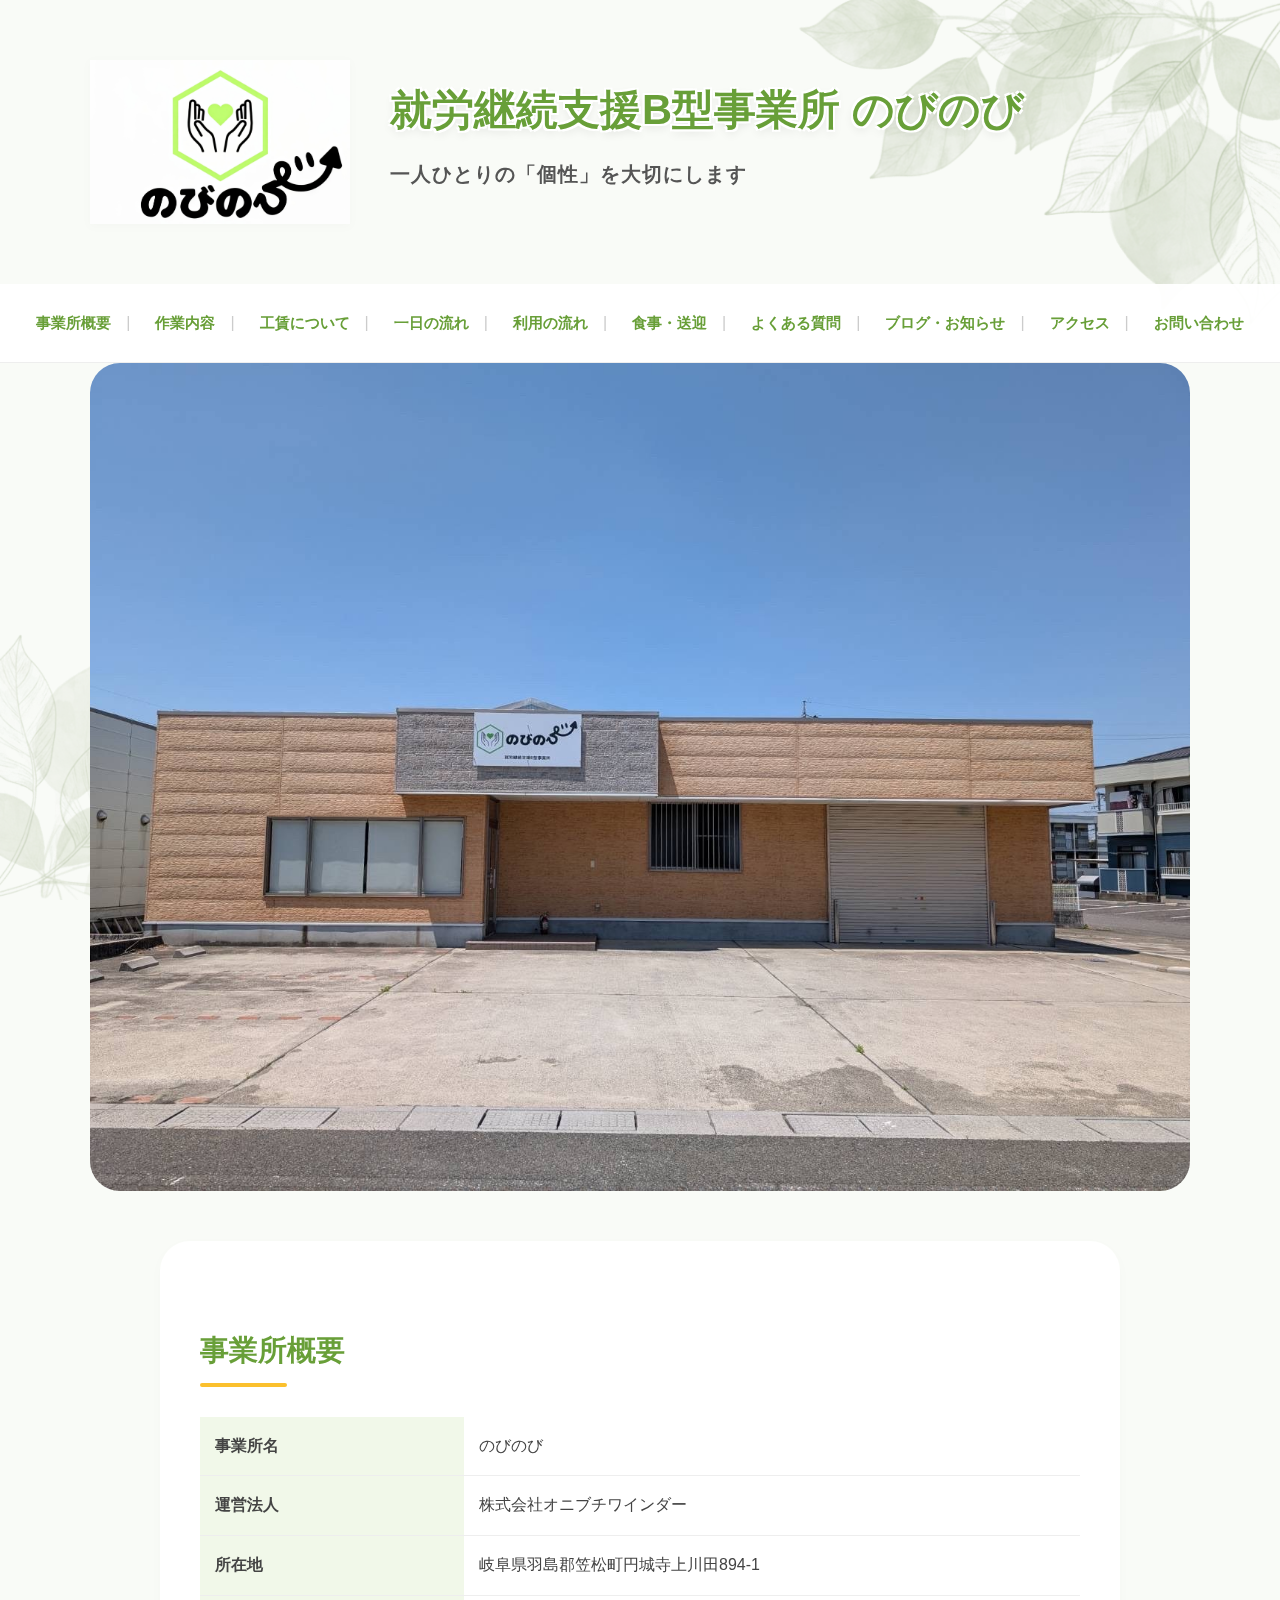
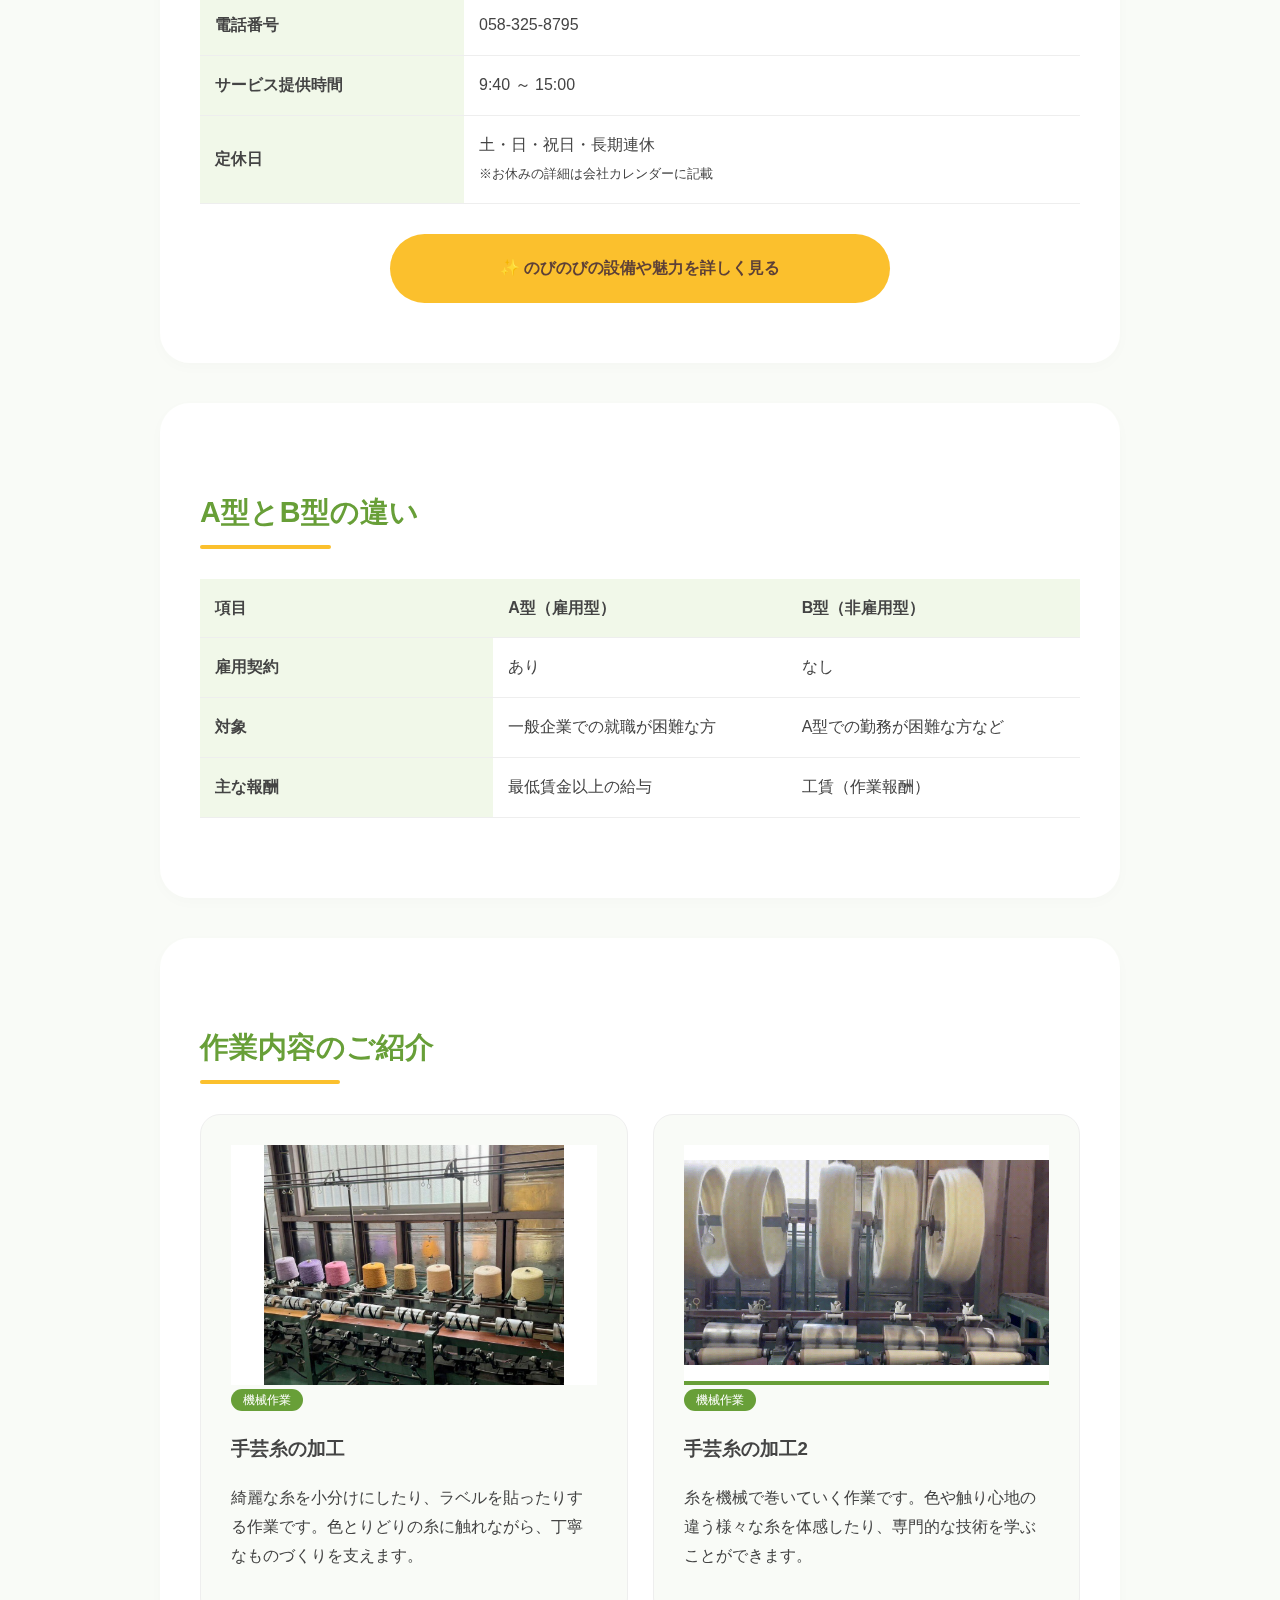
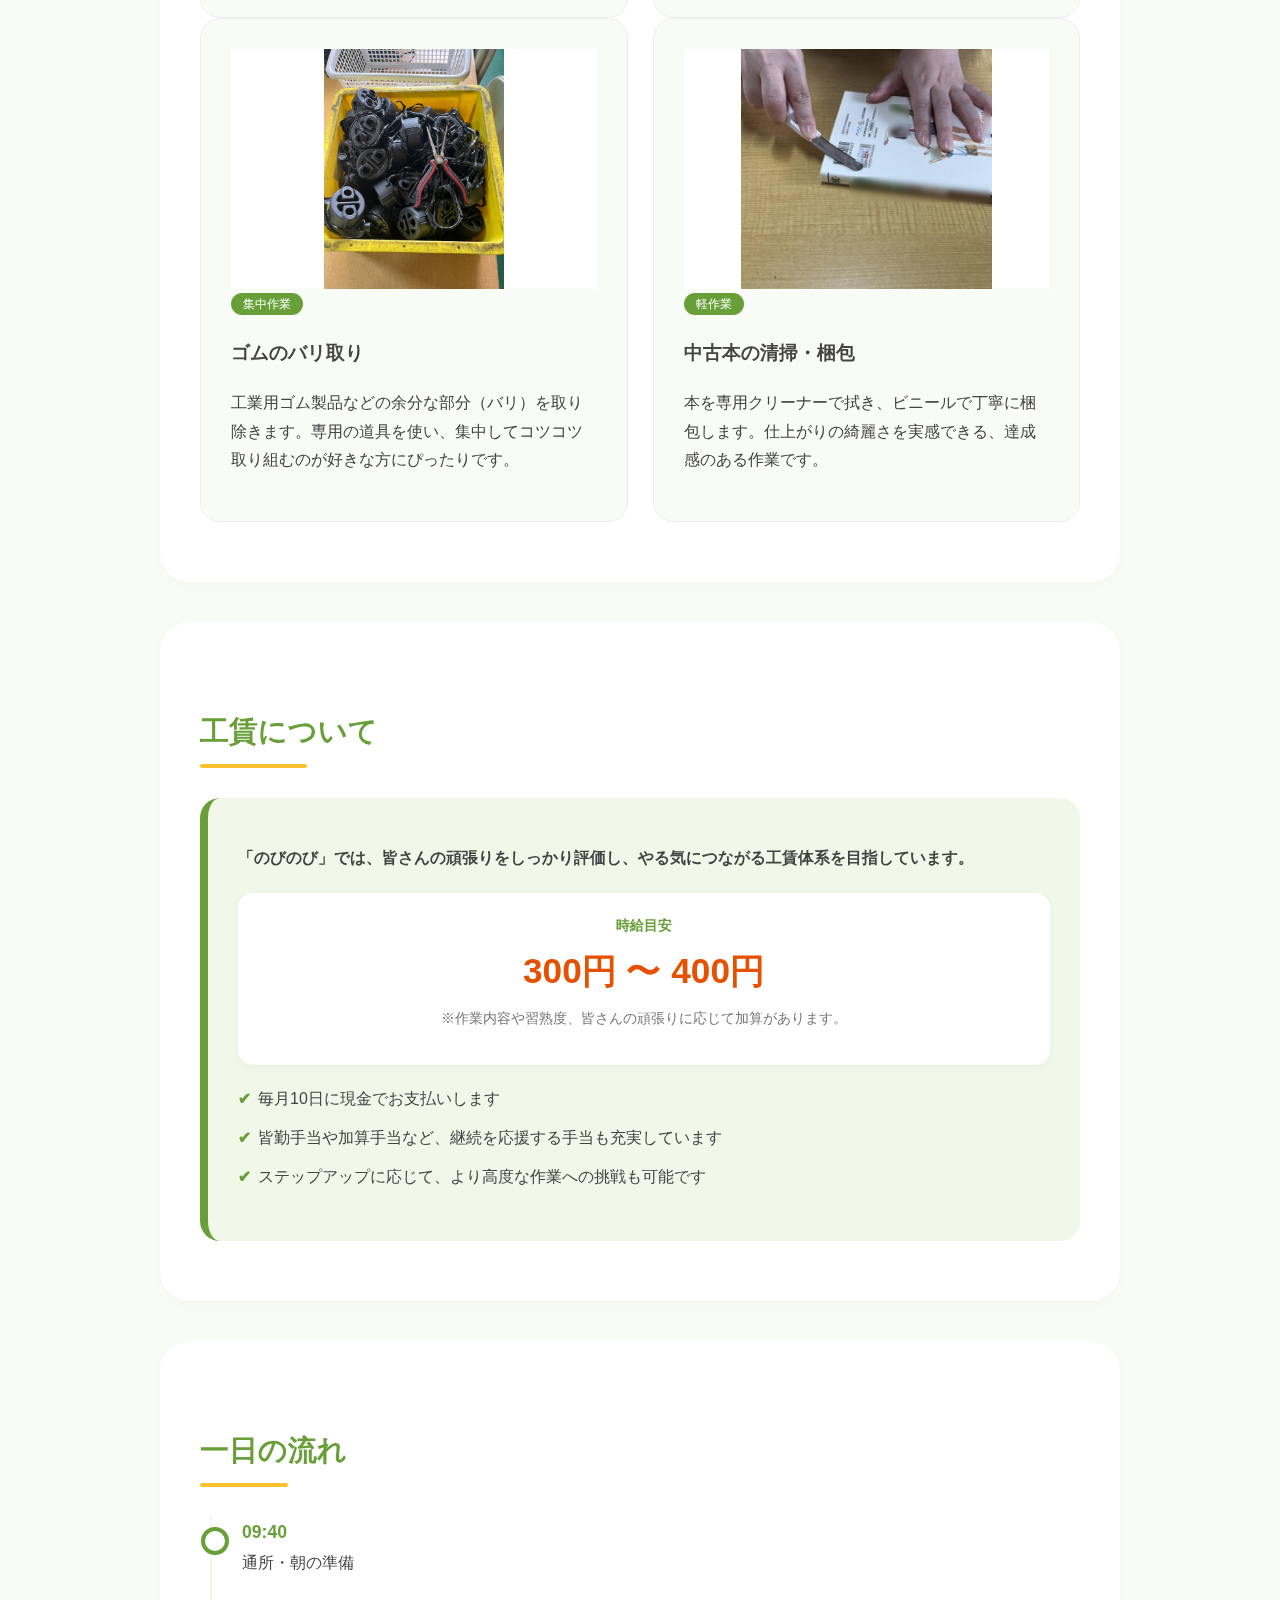
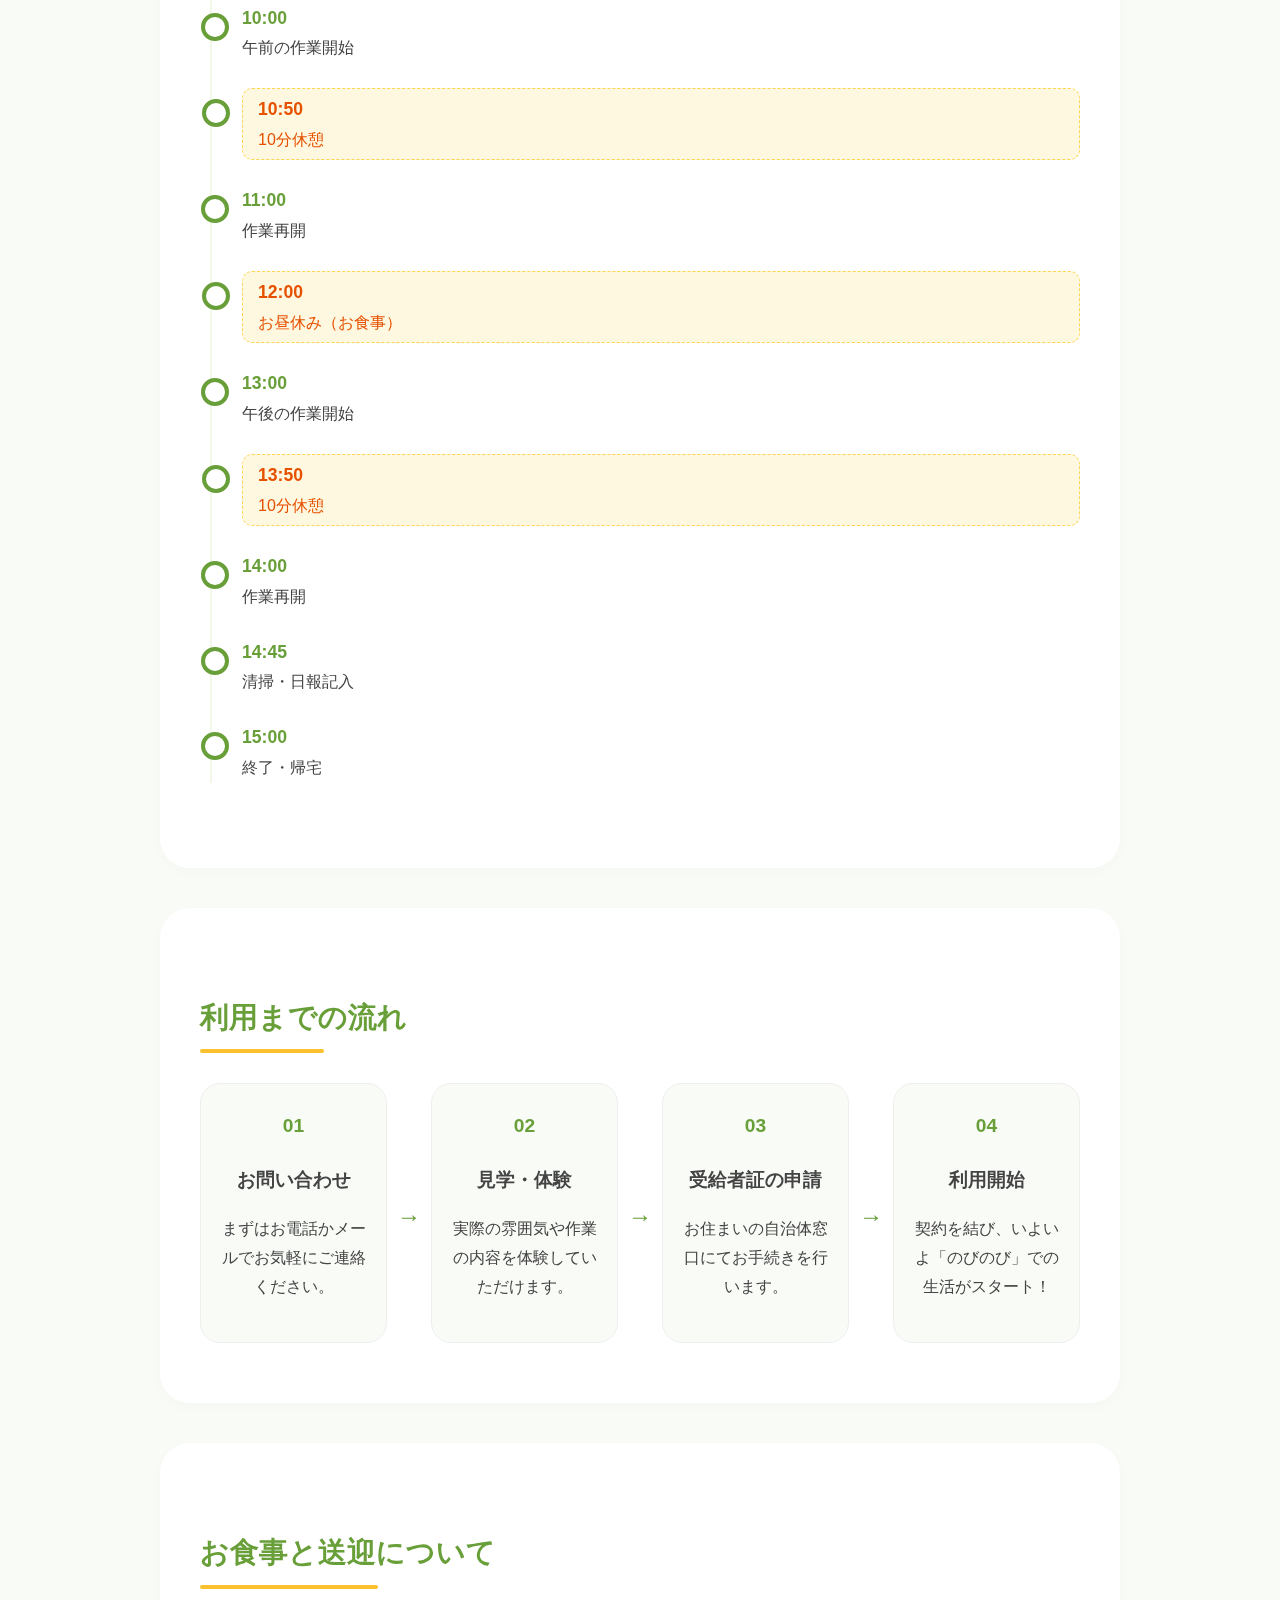
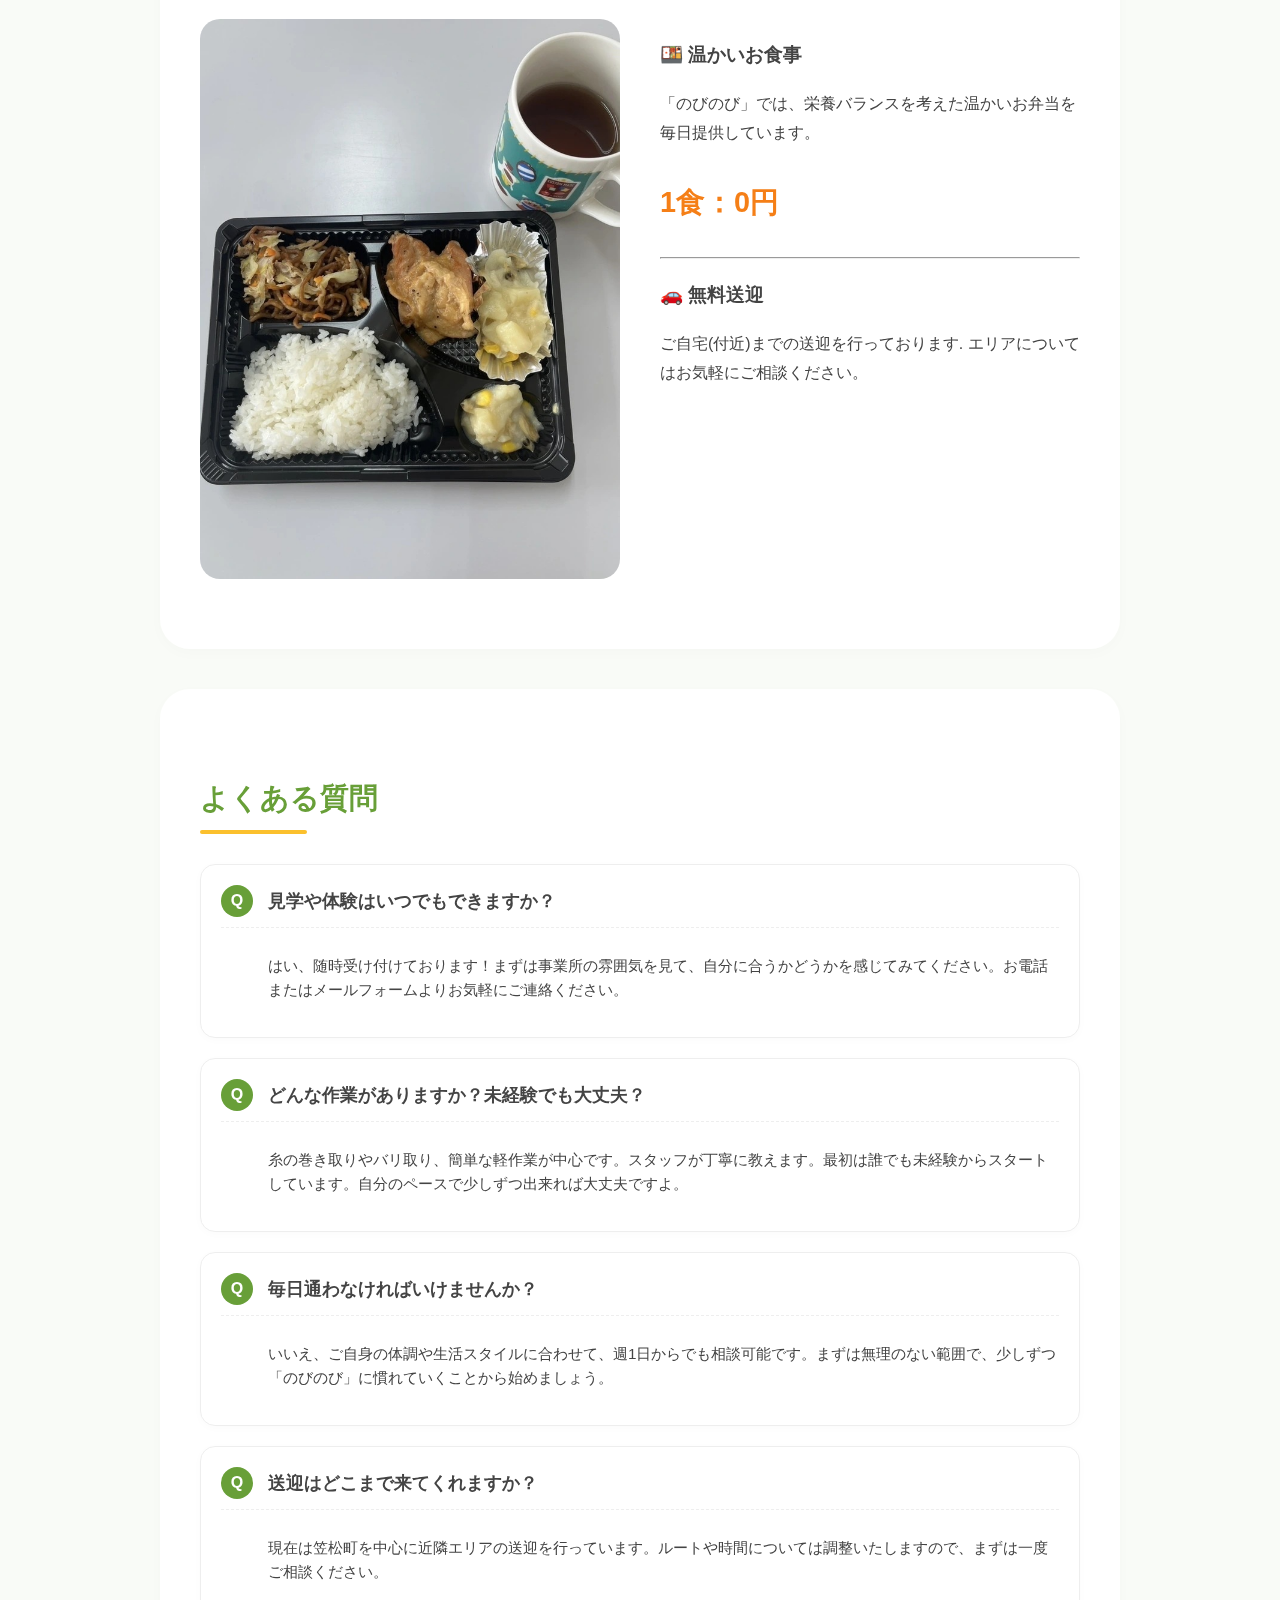
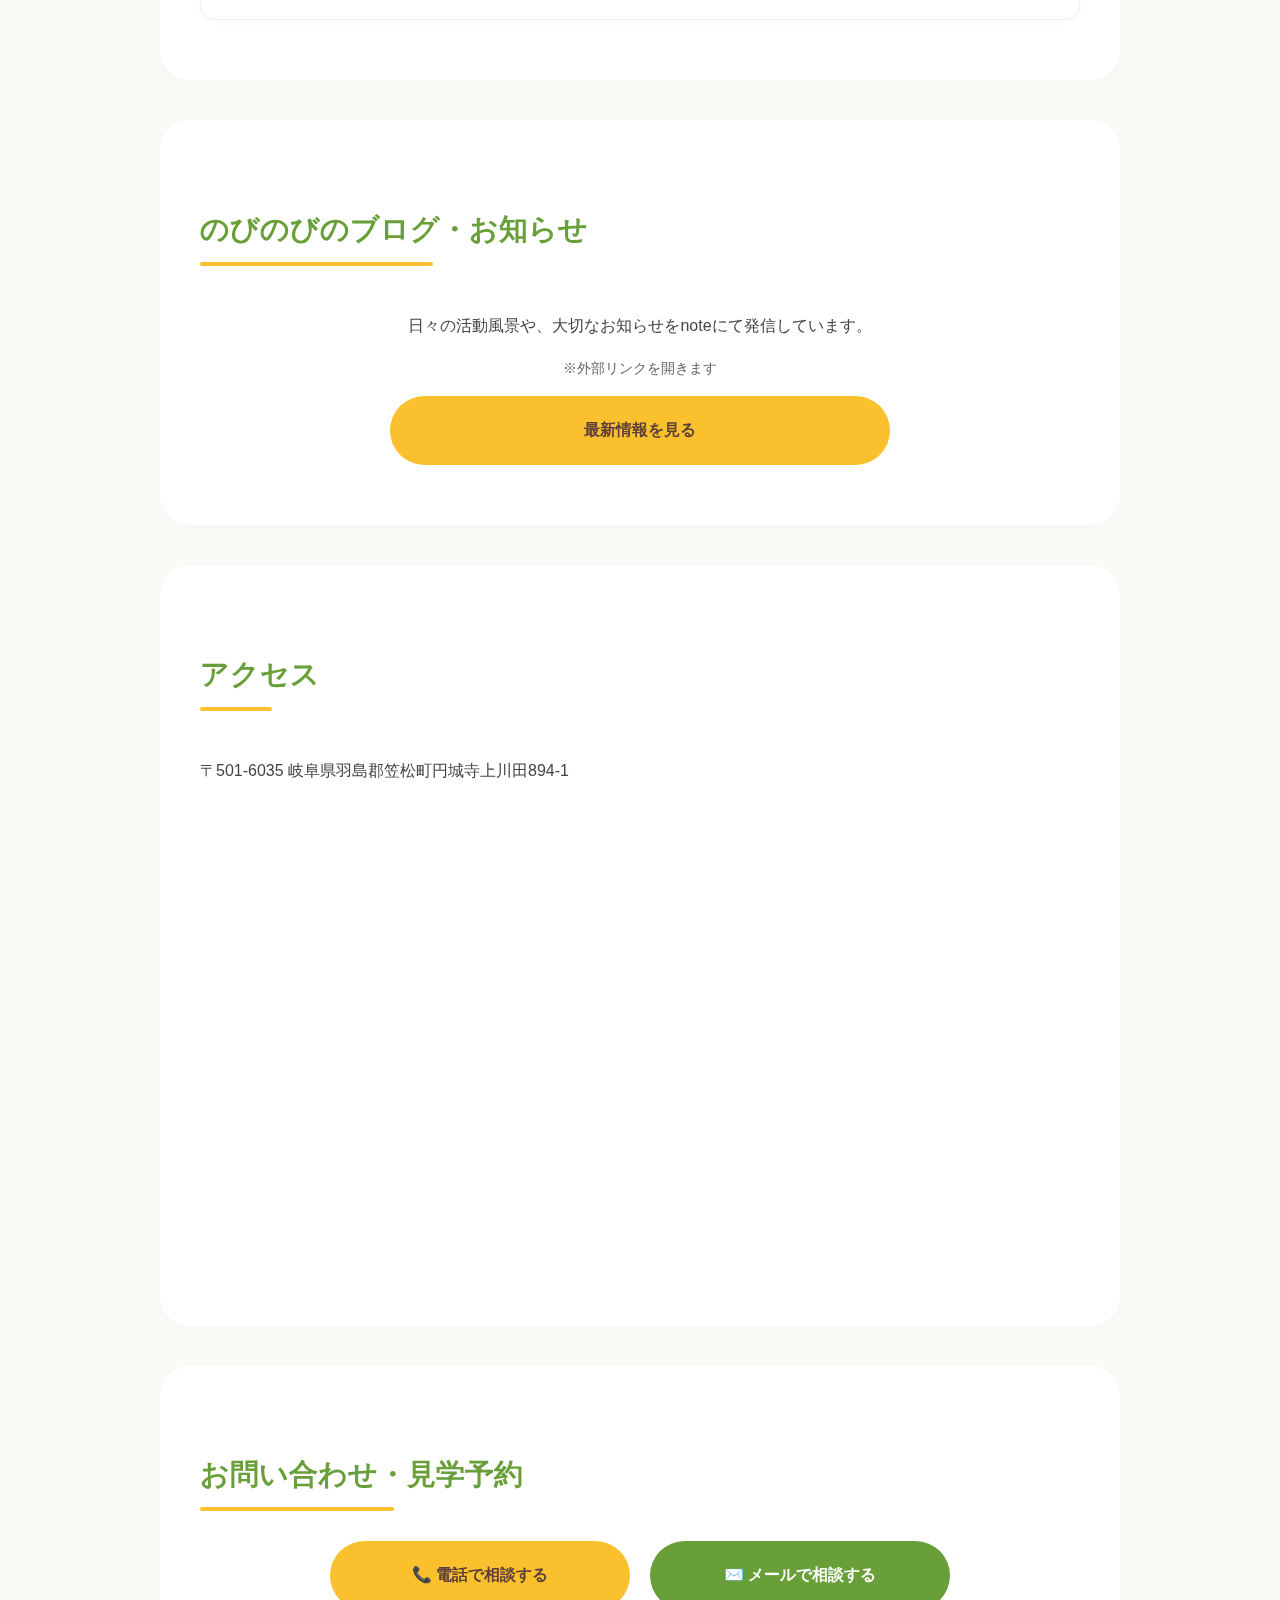
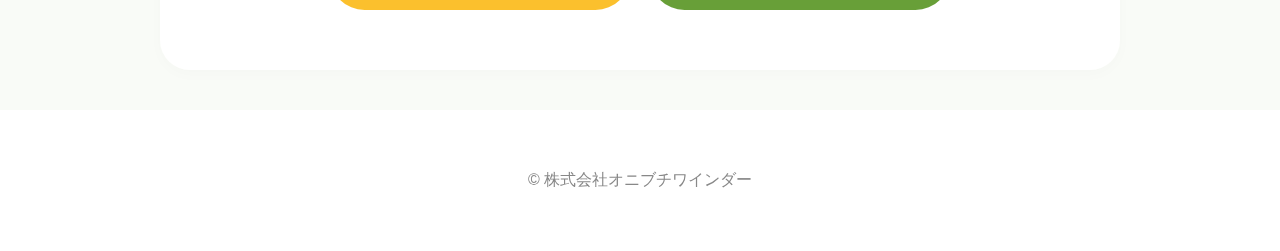
<file: index.html>
<!DOCTYPE html>
<html lang="ja">
<head>
  <meta name="description" content="岐阜県笠松町の就労継続支援B型事業所『のびのび』。一人ひとりの個性を大切に,自分らしく働ける場所を提供します。">
  <meta name="google-site-verification" content="82uOOpWUGhSViF4TcxZwGW3jzYpzDDzo_jDiTmH2U0I" />
  <meta charset="UTF-8">
  <meta name="viewport" content="width=device-width, initial-scale=1.0">
  <title>就労継続支援B型事業所 のびのび</title>
  <link rel="stylesheet" href="style.css">
</head>
<body>

<header>
  <div class="header-container">
    <div class="logo-area">
      <img src="logo.png" alt="のびのび ロゴ" class="site-logo">
    </div>
    <div class="title-area">
      <h1 class="outline-text">就労継続支援B型事業所<br class="sp-only"> のびのび</h1>
      <p>一人ひとりの「個性」を大切にします</p>
    </div>
  </div>
</header>

<nav>
  <div class="menu-toggle" id="mobile-menu">
    <span class="bar"></span>
    <span class="bar"></span>
    <span class="bar"></span>
  </div>
  <ul class="nav-list">
    <li><a href="#about">事業所概要</a></li>
    <li><a href="#service">作業内容</a></li>
    <li><a href="#wage">工賃について</a></li>
    <li><a href="#schedule">一日の流れ</a></li>
    <li><a href="#flow">利用の流れ</a></li>
    <li><a href="#lunch">食事・送迎</a></li>
    <li><a href="#faq">よくある質問</a></li>
    <li><a href="#news">ブログ・お知らせ</a></li> <li><a href="#access">アクセス</a></li>
    <li><a href="#contact">お問い合わせ</a></li>
  </ul>
</nav>

<div class="main-visual">
  <img src="photo.jpg" alt="事業所の外観" onerror="this.src='https://placehold.jp/1100x500/689f38/ffffff?text=外観写真(photo.jpg)'">
</div>

<main>
  <section id="about">
    <h2>事業所概要</h2>
    <table>
      <tr><th>事業所名</th><td>のびのび</td></tr>
      <tr><th>運営法人</th><td>株式会社オニブチワインダー</td></tr>
      <tr><th>所在地</th><td>岐阜県羽島郡笠松町円城寺上川田894-1</td></tr>
      <tr><th>電話番号</th><td>058-325-8795</td></tr>
      <tr><th>サービス提供時間</th><td>9:40 ～ 15:00</td></tr>
      <tr>
        <th>定休日</th>
        <td>土・日・祝日・長期連休<br><small>※お休みの詳細は会社カレンダーに記載</small></td>
      </tr>
    </table>

    <div style="text-align: center; margin-top: 30px;">
      <a href="points.html" class="btn btn-points">✨ のびのびの設備や魅力を詳しく見る</a>
    </div>
  </section>

  <section id="comparison">
    <h2>A型とB型の違い</h2>
    <div class="table-wrapper">
      <table class="comparison-table">
        <thead>
          <tr>
            <th>項目</th>
            <th>A型（雇用型）</th>
            <th>B型（非雇用型）</th>
          </tr>
        </thead>
        <tbody>
          <tr><th>雇用契約</th><td>あり</td><td>なし</td></tr>
          <tr><th>対象</th><td>一般企業での就職が困難な方</td><td>A型での勤務が困難な方など</td></tr>
          <tr><th>主な報酬</th><td>最低賃金以上の給与</td><td>工賃（作業報酬）</td></tr>
        </tbody>
      </table>
    </div>
  </section>

  <section id="service">
  <h2>作業内容のご紹介</h2>
  
  <div class="work-grid">
    <div class="work-card">
      <div class="work-card-img">
        <img src="work-ito.jpg" alt="手芸糸の加工" onerror="this.src='https://placehold.jp/400x300/eeeeee/689f38?text=手芸糸(work-ito.jpg)'">
      </div>
      <span class="work-tag">機械作業</span>
      <h3>手芸糸の加工</h3>
      <p>綺麗な糸を小分けにしたり、ラベルを貼ったりする作業です。色とりどりの糸に触れながら、丁寧なものづくりを支えます。</p>
    </div>

    <div class="work-card">
      <div class="work-card-img">
        <img src="work-animation.gif" alt="手芸糸の加工2" class="work-gif-img">
      </div>
      <span class="work-tag">機械作業</span>
      <h3>手芸糸の加工2</h3>
      <p>糸を機械で巻いていく作業です。色や触り心地の違う様々な糸を体感したり、専門的な技術を学ぶことができます。</p>
    </div>
  </div>

  <div class="work-grid">
    <div class="work-card">
      <div class="work-card-img">
        <img src="work-bari.jpg" alt="ゴムのバリ取り" onerror="this.src='https://placehold.jp/400x300/eeeeee/689f38?text=バリ取り(work-bari.jpg)'">
      </div>
      <span class="work-tag">集中作業</span>
      <h3>ゴムのバリ取り</h3>
      <p>工業用ゴム製品などの余分な部分（バリ）を取り除きます。専用の道具を使い、集中してコツコツ取り組むのが好きな方にぴったりです。</p>
    </div>

    <div class="work-card">
      <div class="work-card-img">
        <img src="work-book.jpg" alt="中古本の清掃・梱包" onerror="this.src='https://placehold.jp/400x300/eeeeee/689f38?text=本清掃(work-book.jpg)'">
      </div>
      <span class="work-tag">軽作業</span>
      <h3>中古本の清掃・梱包</h3>
      <p>本を専用クリーナーで拭き、ビニールで丁寧に梱包します。仕上がりの綺麗さを実感できる、達成感のある作業です。</p>
    </div>
  </div>
</section>

  <section id="wage">
    <h2>工賃について</h2>
    <div class="wage-box">
      <p class="wage-intro">「のびのび」では、皆さんの頑張りをしっかり評価し、やる気につながる工賃体系を目指しています。</p>
      <div class="wage-main">
        <span class="wage-label">時給目安</span>
        <span class="wage-price">300円 〜 400円</span>
        <p class="wage-sub-text">※作業内容や習熟度、皆さんの頑張りに応じて加算があります。</p>
      </div>
      <ul class="wage-list">
        <li>毎月10日に現金でお支払いします</li>
        <li>皆勤手当や加算手当など、継続を応援する手当も充実しています</li>
        <li>ステップアップに応じて、より高度な作業への挑戦も可能です</li>
      </ul>
    </div>
  </section>

  <section id="schedule">
    <h2>一日の流れ</h2>
    <div class="timeline">
      <div class="time-block"><span class="time">09:40</span><span class="event">通所・朝の準備</span></div>
      <div class="time-block"><span class="time">10:00</span><span class="event">午前の作業開始</span></div>
      <div class="time-block break-time"><span class="time">10:50</span><span class="event">10分休憩</span></div>
      <div class="time-block"><span class="time">11:00</span><span class="event">作業再開</span></div>
      <div class="time-block break-time"><span class="time">12:00</span><span class="event">お昼休み（お食事）</span></div>
      <div class="time-block"><span class="time">13:00</span><span class="event">午後の作業開始</span></div>
      <div class="time-block break-time"><span class="time">13:50</span><span class="event">10分休憩</span></div>
      <div class="time-block"><span class="time">14:00</span><span class="event">作業再開</span></div>
      <div class="time-block"><span class="time">14:45</span><span class="event">清掃・日報記入</span></div>
      <div class="time-block"><span class="time">15:00</span><span class="event">終了・帰宅</span></div>
    </div>
  </section>

  <section id="flow">
    <h2>利用までの流れ</h2>
    <div class="step-container">
      <div class="step-item"><div class="step-number">01</div><h3>お問い合わせ</h3><p>まずはお電話かメールでお気軽にご連絡ください。</p></div>
      <div class="step-arrow">→</div>
      <div class="step-item"><div class="step-number">02</div><h3>見学・体験</h3><p>実際の雰囲気や作業の内容を体験していただけます。</p></div>
      <div class="step-arrow">→</div>
      <div class="step-item"><div class="step-number">03</div><h3>受給者証の申請</h3><p>お住まいの自治体窓口にてお手続きを行います。</p></div>
      <div class="step-arrow">→</div>
      <div class="step-item"><div class="step-number">04</div><h3>利用開始</h3><p>契約を結び、いよいよ「のびのび」での生活がスタート！</p></div>
    </div>
  </section>

  <section id="lunch">
    <h2>お食事と送迎について</h2>
    <div class="lunch-container">
      <div class="lunch-img">
        <img src="lunch.jpg" alt="ランチの写真" onerror="this.src='https://placehold.jp/600x400/fff9c4/8bc34a?text=ランチ写真(lunch.jpg)'">
      </div>
      <div class="lunch-text">
        <h3>🍱 温かいお食事</h3>
        <p>「のびのび」では、栄養バランスを考えた温かいお弁当を毎日提供しています。</p>
        <p class="lunch-price">1食：0円</p>
        <hr>
        <h3>🚗 無料送迎</h3>
        <p>ご自宅(付近)までの送迎を行っております. エリアについてはお気軽にご相談ください。</p>
      </div>
    </div>
  </section>

  <section id="faq">
    <h2>よくある質問</h2>
    <div class="faq-container">
      <div class="faq-item">
        <div class="faq-question">
          <span class="faq-icon">Q</span>
          <h3>見学や体験はいつでもできますか？</h3>
        </div>
        <div class="faq-answer">
          <p>はい、随時受け付けております！まずは事業所の雰囲気を見て、自分に合うかどうかを感じてみてください。お電話またはメールフォームよりお気軽にご連絡ください。</p>
        </div>
      </div>
      <div class="faq-item">
        <div class="faq-question">
          <span class="faq-icon">Q</span>
          <h3>どんな作業がありますか？未経験でも大丈夫？</h3>
        </div>
        <div class="faq-answer">
          <p>糸の巻き取りやバリ取り、簡単な軽作業が中心です。スタッフが丁寧に教えます。最初は誰でも未経験からスタートしています。自分のペースで少しずつ出来れば大丈夫ですよ。</p>
        </div>
      </div>
      <div class="faq-item">
        <div class="faq-question">
          <span class="faq-icon">Q</span>
          <h3>毎日通わなければいけませんか？</h3>
        </div>
        <div class="faq-answer">
          <p>いいえ、ご自身の体調や生活スタイルに合わせて、週1日からでも相談可能です。まずは無理のない範囲で、少しずつ「のびのび」に慣れていくことから始めましょう。</p>
        </div>
      </div>
      <div class="faq-item">
        <div class="faq-question">
          <span class="faq-icon">Q</span>
          <h3>送迎はどこまで来てくれますか？</h3>
        </div>
        <div class="faq-answer">
          <p>現在は笠松町を中心に近隣エリアの送迎を行っています。ルートや時間については調整いたしますので、まずは一度ご相談ください。</p>
        </div>
      </div>
    </div>
  </section>

  <section id="news">
    <h2>のびのびのブログ・お知らせ</h2>
    <div class="news-item" style="text-align: center;">
      <p>日々の活動風景や、大切なお知らせをnoteにて発信しています。</p>
      <p style="font-size: 0.85rem; color: #666; margin-top: 10px;">※外部リンクを開きます</p>
      <div style="margin-top: 15px;">
        <a href="https://note.com/nobinobi_b" target="_blank" class="btn btn-points">
          最新情報を見る
        </a>
      </div>
    </div>
  </section>

  <section id="access">
    <h2>アクセス</h2>
    <p style="margin-bottom: 20px;">〒501-6035 岐阜県羽島郡笠松町円城寺上川田894-1</p>
    <div class="map-container">
      <iframe src="https://www.google.com/maps/embed?pb=!1m18!1m12!1m3!1d3253.2223416410384!2d136.78413777646935!3d35.3749410726878!2m3!1f0!2f0!3f0!3m2!1i1024!2i768!4f13.1!3m3!1m2!1s0x6003a90001a3c387%3A0x8200bfe0a70c48bd!2z5bCx5Yq057aZ57aa5pSv5o-0QuWeiyDjga7jgbPjga7jgbM!5e0!3m2!1sja!2sjp!4v1768889723952!5m2!1sja!2sjp" width="100%" height="450" style="border:0;" allowfullscreen="" loading="lazy" referrerpolicy="no-referrer-when-downgrade"></iframe>
    </div>
  </section>

  <section id="contact">
    <h2>お問い合わせ・見学予約</h2>
    <div class="contact-buttons">
      <a href="tel:058-325-8795" class="btn btn-tel">📞 電話で相談する</a>
      <a href="mailto:nobinobifukushi@gmail.com" class="btn btn-mail">✉️ メールで相談する</a>
    </div>
  </section>
</main>

<footer>
  <p>© 株式会社オニブチワインダー</p>
</footer>

 <script src="script.js"></script>
</body>
</html>
</file>
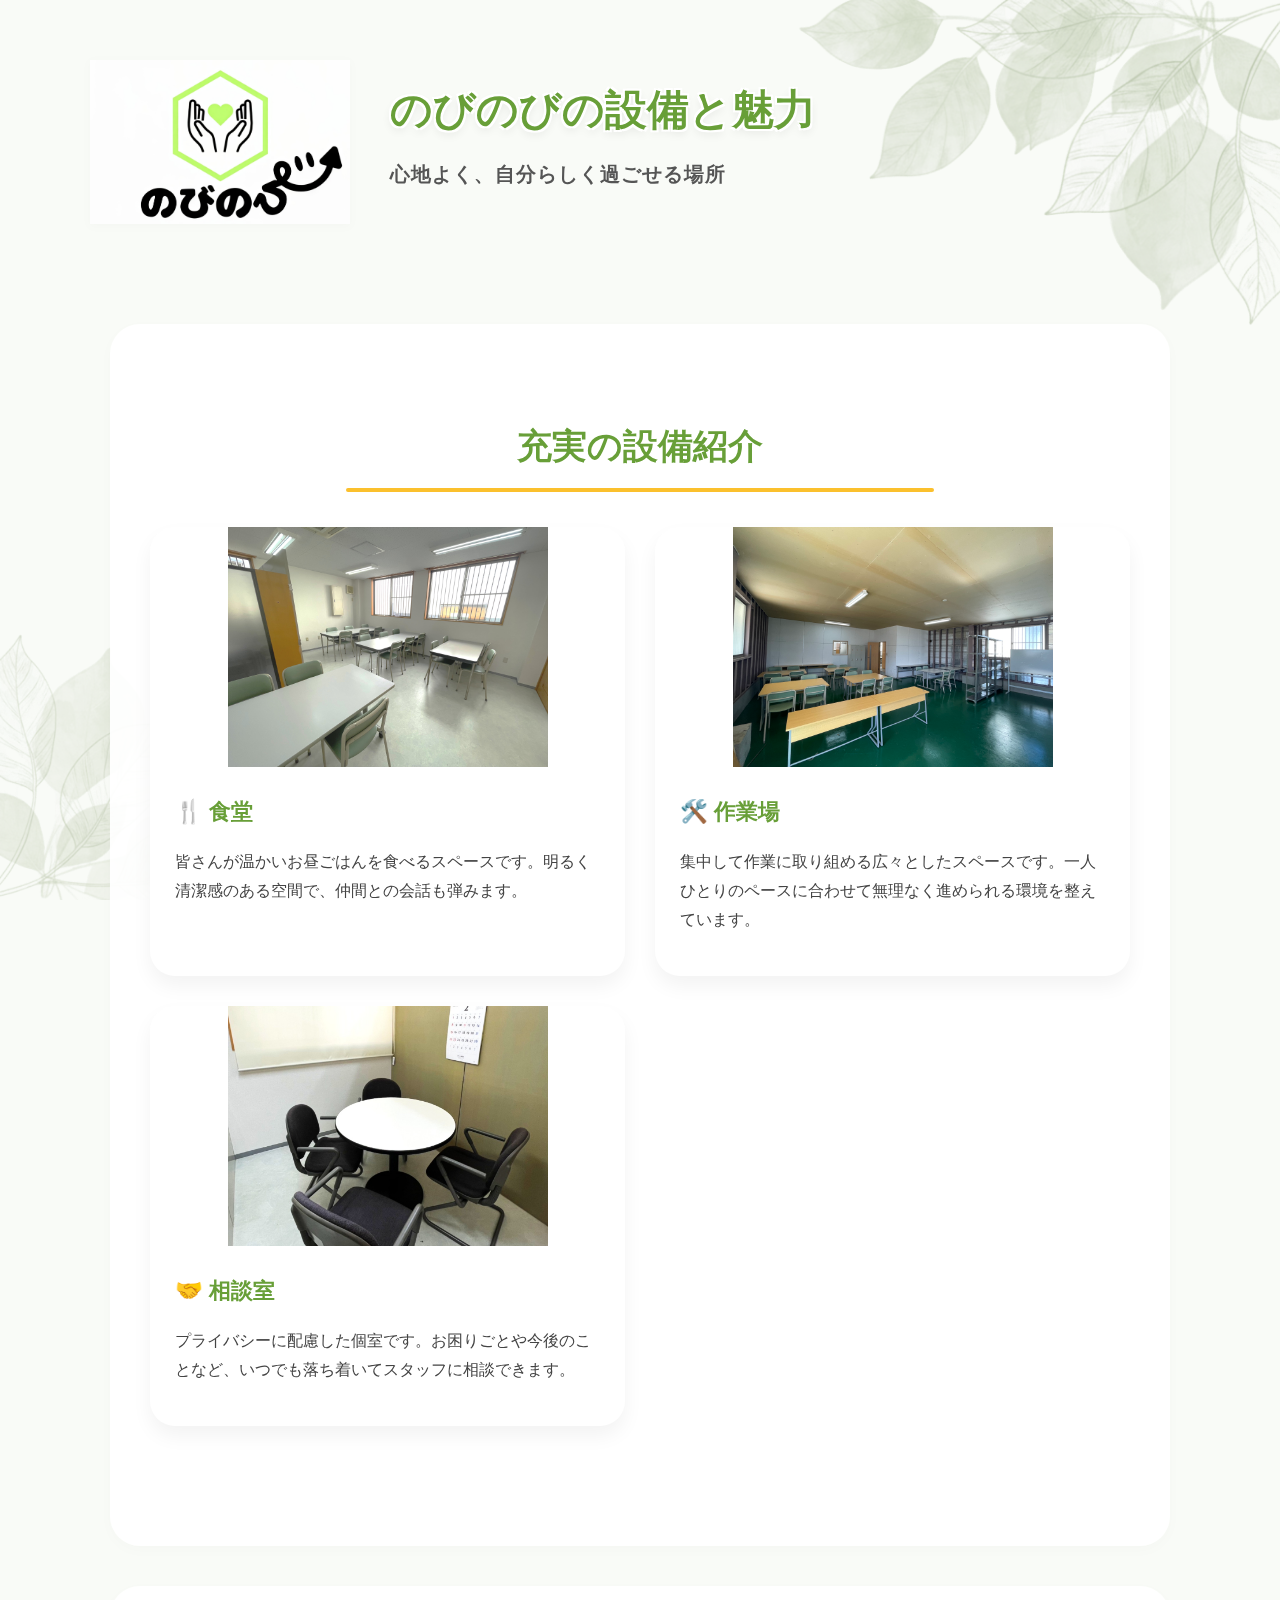
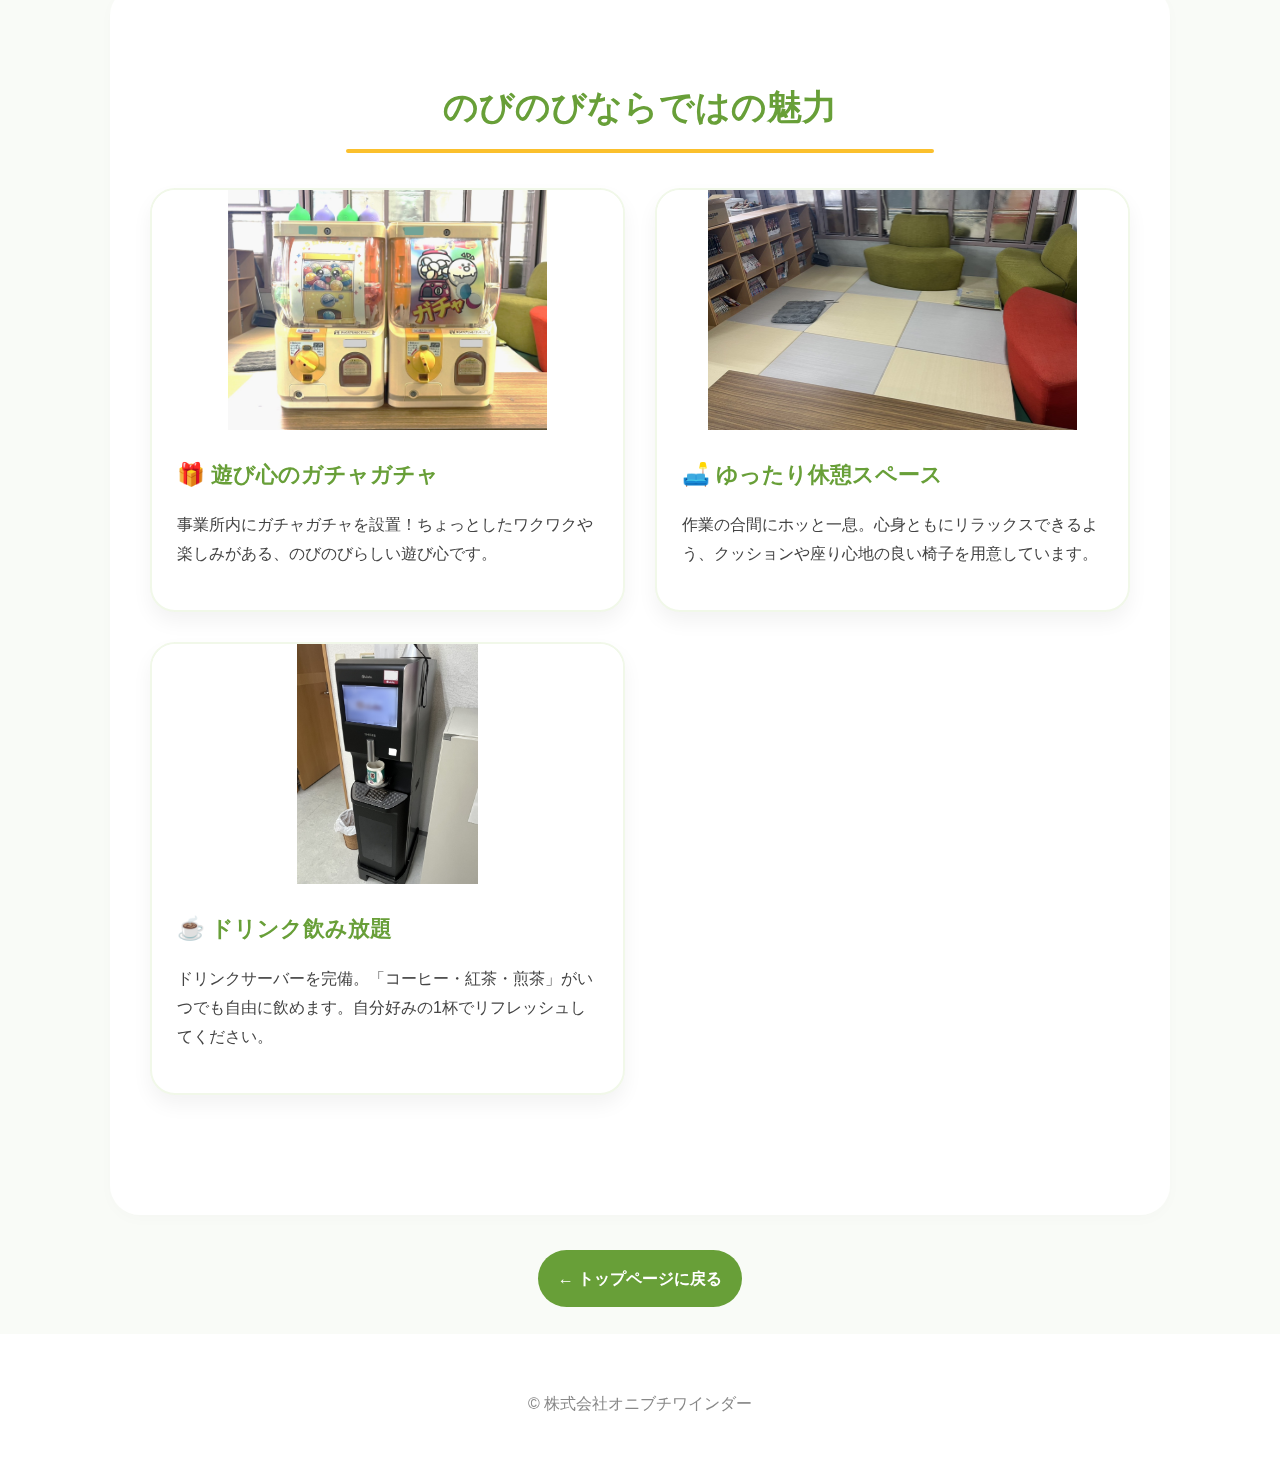
<file: points.html>
<!DOCTYPE html>
<html lang="ja">
<head>
  <meta charset="UTF-8">
  <meta name="viewport" content="width=device-width, initial-scale=1.0">
  <title>のびのびの設備と魅力 | 就労継続支援B型事業所 のびのび</title>
  <link rel="stylesheet" href="style.css">
</head>
<body class="points-page">

<header>
  <div class="header-container">
    <div class="logo-area">
      <a href="index.html"><img src="logo.png" alt="のびのび ロゴ" class="site-logo"></a>
    </div>
    <div class="title-area">
      <h1 class="outline-text">のびのびの設備と魅力</h1>
      <p>心地よく、自分らしく過ごせる場所</p>
    </div>
  </div>
</header>

<main>
  <section id="facilities">
    <h2 class="section-title">充実の設備紹介</h2>
    <div class="points-grid">
      <div class="points-card">
        <div class="points-img">
          <img src="point-shokudo.jpg" alt="食堂" onerror="this.src='https://placehold.jp/600x400/fff9c4/8bc34a?text=食堂(point-shokudo.jpg)'">
        </div>
        <div class="points-content">
          <h3>🍴 食堂</h3>
          <p>皆さんが温かいお昼ごはんを食べるスペースです。明るく清潔感のある空間で、仲間との会話も弾みます。</p>
        </div>
      </div>

      <div class="points-card">
        <div class="points-img">
          <img src="point-sagyo.jpg" alt="作業場" onerror="this.src='https://placehold.jp/600x400/eeeeee/689f38?text=作業場(point-sagyo.jpg)'">
        </div>
        <div class="points-content">
          <h3>🛠️ 作業場</h3>
          <p>集中して作業に取り組める広々としたスペースです。一人ひとりのペースに合わせて無理なく進められる環境を整えています。</p>
        </div>
      </div>

      <div class="points-card">
        <div class="points-img">
          <img src="point-sodan.jpg" alt="相談室" onerror="this.src='https://placehold.jp/600x400/bbdefb/1976d2?text=相談室(point-sodan.jpg)'">
        </div>
        <div class="points-content">
          <h3>🤝 相談室</h3>
          <p>プライバシーに配慮した個室です。お困りごとや今後のことなど、いつでも落ち着いてスタッフに相談できます。</p>
        </div>
      </div>
    </div>
  </section>

  <section id="attractions">
    <h2 class="section-title">のびのびならではの魅力</h2>
    <div class="points-grid">
      <div class="points-card attraction-item">
        <div class="points-img">
          <img src="point-gacha.jpg" alt="ガチャガチャ" onerror="this.src='https://placehold.jp/600x400/f8bbd0/c2185b?text=ガチャ(point-gacha.jpg)'">
        </div>
        <div class="points-content">
          <h3>🎁 遊び心のガチャガチャ</h3>
          <p>事業所内にガチャガチャを設置！ちょっとしたワクワクや楽しみがある、のびのびらしい遊び心です。</p>
        </div>
      </div>

      <div class="points-card attraction-item">
        <div class="points-img">
          <img src="point-relax.jpg" alt="休憩スペース" onerror="this.src='https://placehold.jp/600x400/c8e6c9/2e7d32?text=休憩室(point-relax.jpg)'">
        </div>
        <div class="points-content">
          <h3>🛋️ ゆったり休憩スペース</h3>
          <p>作業の合間にホッと一息。心身ともにリラックスできるよう、クッションや座り心地の良い椅子を用意しています。</p>
        </div>
      </div>

      <div class="points-card attraction-item">
        <div class="points-img">
          <img src="point-drink.jpg" alt="ドリンクサーバー" onerror="this.src='https://placehold.jp/600x400/d7ccc8/5d4037?text=ドリンク(point-drink.jpg)'">
        </div>
        <div class="points-content">
          <h3>☕ ドリンク飲み放題</h3>
          <p>ドリンクサーバーを完備。「コーヒー・紅茶・煎茶」がいつでも自由に飲めます。自分好みの1杯でリフレッシュしてください。</p>
        </div>
      </div>
    </div>
  </section>

  <div style="text-align: center; margin-top: 50px;">
    <a href="index.html" class="btn btn-mail">← トップページに戻る</a>
  </div>
</main>

<footer>
  <p>© 株式会社オニブチワインダー</p>
</footer>

</body>
</html>
</file>
<file: style.css>
/* --- 全体設計 --- */
:root {
  --main-green: #689f38;
  --soft-green: #f1f8e9;
  --accent-yellow: #fbc02d;
  --text-color: #444;
  --light-gray: #f9fbf7;
}

* { box-sizing: border-box; }

body {
  font-family: "Helvetica Neue", Arial, "Hiragino Sans", sans-serif;
  line-height: 1.8;
  color: var(--text-color);
  margin: 0;
  background-color: var(--light-gray);
  overflow-x: hidden;
  position: relative;
}

/* PCでは改行を隠す */
.sp-only { display: none; }

/* --- 背景イラスト --- */
body::before {
  content: ""; position: fixed; top: 0; right: 0; width: 500px; height: 600px;
  background: url('leaf-top.png') no-repeat; background-position: top right; background-size: contain;
  opacity: 0.4; z-index: -1; pointer-events: none;
}
body::after {
  content: ""; position: fixed; bottom: 0; left: 0; width: 400px; height: 400px;
  background: url('leaf-bottom.png') no-repeat; background-position: bottom left; background-size: contain;
  opacity: 0.3; z-index: -1; pointer-events: none;
}

/* --- ヘッダー（拡大調整） --- */
header { background: transparent; padding: 60px 20px; }
.header-container { max-width: 1100px; margin: 0 auto; display: flex; align-items: center; gap: 40px; }
.logo-area { flex-shrink: 0; }
.site-logo { max-width: 260px; height: auto; display: block; filter: drop-shadow(0 2px 5px rgba(0,0,0,0.02)); }

.outline-text {
  font-size: 2.6rem;
  color: var(--main-green);
  margin: 0;
  text-shadow: 
    2px 2px 0 #fff, -2px -2px 0 #fff,
    2px -2px 0 #fff, -2px 2px 0 #fff,
    0 4px 10px rgba(0,0,0,0.1);
}

/* --- ナビゲーション --- */
nav { 
  background: rgba(255,255,255,0.95); position: sticky; top: 0; z-index: 100; border-bottom: 1px solid #eee;
}
nav ul { list-style: none; display: flex; justify-content: center; padding: 0; margin: 0; }
nav ul li { display: flex; align-items: center; }
nav ul li:not(:last-child)::after { content: "|"; color: #ccc; margin: 0 10px; font-weight: normal; }
nav ul li a { display: block; color: var(--main-green); padding: 20px 5px; text-decoration: none; font-weight: bold; font-size: 0.95rem; transition: 0.3s; }
nav ul li a:hover { color: var(--accent-yellow); }

/* --- メインコンテンツ --- */
main { max-width: 1000px; margin: 40px auto; padding: 0 20px; }
section { background: rgba(255, 255, 255, 0.92); padding: 60px 40px; border-radius: 30px; margin-bottom: 40px; box-shadow: 0 4px 15px rgba(0,0,0,0.02); }
h2 { color: var(--main-green); font-size: 1.8rem; margin-bottom: 40px; position: relative; display: inline-block; }
h2::after { content: ""; position: absolute; bottom: -10px; left: 0; width: 60%; height: 4px; background: var(--accent-yellow); border-radius: 2px; }

/* メインビジュアル中央寄せ */
.main-visual { max-width: 1100px; margin: 0 auto; text-align: center; }
.main-visual img { width: 100%; border-radius: 30px; }

/* 作業内容・工賃など */
.work-main-img { margin-bottom: 30px; border-radius: 20px; overflow: hidden; }
.work-main-img img { width: 100%; display: block; }

/* ★追加：作業写真3枚並べるデザイン */
.work-photo-gallery {
  display: flex;
  gap: 15px;
  margin-bottom: 30px;
}
.work-photo-item { flex: 1; }
.work-photo-item img {
  width: 100%; height: 200px; object-fit: cover; border-radius: 15px; display: block;
}

.work-grid { display: grid; grid-template-columns: repeat(auto-fit, minmax(280px, 1fr)); gap: 25px; }
.work-card { background: var(--light-gray); padding: 30px; border-radius: 20px; border: 1px solid #eee; overflow: hidden; }
.work-tag { background: var(--main-green); color: white; padding: 4px 12px; border-radius: 50px; font-size: 0.75rem; }

/* 工賃の見せ方アップデート */
.wage-box { background: var(--soft-green); padding: 30px; border-radius: 20px; border-left: 8px solid var(--main-green); }
.wage-intro { margin-bottom: 20px; font-weight: bold; }
.wage-main { text-align: center; background: white; padding: 20px; border-radius: 15px; margin-bottom: 20px; box-shadow: 0 2px 8px rgba(0,0,0,0.03); }
.wage-label { display: block; font-size: 0.9rem; color: var(--main-green); font-weight: bold; }
.wage-price { font-size: 2.2rem; font-weight: bold; color: #e65100; }
.wage-sub-text { font-size: 0.85rem; color: #777; margin-top: 5px; }

.wage-list { list-style: none; padding: 0; margin: 20px 0; }
.wage-list li { margin-bottom: 10px; padding-left: 20px; position: relative; }
.wage-list li::before { content: "✔"; color: var(--main-green); position: absolute; left: 0; font-weight: bold; }

/* 一日の流れ */
.timeline { border-left: 2px solid var(--soft-green); margin-left: 10px; padding-left: 30px; }
.time-block { position: relative; margin-bottom: 25px; display: flex; flex-direction: column; justify-content: center; min-height: 40px; }
.time-block::before { content: ""; position: absolute; left: -41px; top: 10px; width: 20px; height: 20px; background: white; border: 4px solid var(--main-green); border-radius: 50%; z-index: 1; }
.time { font-weight: bold; color: var(--main-green); font-size: 1.1rem; }
.time-block.break-time { background: #fff8e1; padding: 5px 15px; border-radius: 10px; border: 1px dashed #ffd54f; }
.time-block.break-time .time, .time-block.break-time .event { color: #e65100 !important; }

/* 利用までの流れ（PC横並び設定） */
.step-container { display: flex; align-items: center; justify-content: space-between; gap: 10px; }
.step-item { flex: 1; background: var(--light-gray); padding: 25px 15px; border-radius: 20px; text-align: center; border: 1px solid #eee; }
.step-number { color: var(--main-green); font-weight: bold; font-size: 1.2rem; }
.step-arrow { font-size: 1.5rem; color: var(--main-green); font-weight: bold; }

/* お食事と送迎（PC横並び設定） */
.lunch-container { display: flex; gap: 40px; align-items: flex-start; }
.lunch-img, .lunch-text { flex: 1; }
.lunch-img img { width: 100%; border-radius: 20px; }
.lunch-price { font-size: 1.8rem; font-weight: bold; color: #f57f17; }

/* よくある質問（Q&A）のデザイン */
.faq-container { display: flex; flex-direction: column; gap: 20px; }
.faq-item { background: white; border-radius: 15px; padding: 20px; border: 1px solid #eee; box-shadow: 0 2px 10px rgba(0,0,0,0.02); }
.faq-question { display: flex; align-items: center; gap: 15px; margin-bottom: 10px; }
.faq-icon { background: var(--main-green); color: white; width: 32px; height: 32px; display: flex; align-items: center; justify-content: center; border-radius: 50%; font-weight: bold; flex-shrink: 0; }
.faq-question h3 { margin: 0; font-size: 1.1rem; color: var(--text-color); }
.faq-answer { padding-left: 47px; border-top: 1px dashed #eee; padding-top: 10px; font-size: 0.95rem; line-height: 1.6; }

/* 表の基本スタイル */
table { width: 100%; border-collapse: collapse; margin-bottom: 20px; }
table th, table td { padding: 15px; border-bottom: 1px solid #eee; }
table th { text-align: left; background: var(--soft-green); width: 30%; }

/* お問い合わせボタン */
.contact-buttons { display: flex; gap: 20px; justify-content: center; }
.btn { flex: 1; max-width: 300px; padding: 20px; text-decoration: none; border-radius: 50px; font-weight: bold; text-align: center; color: white !important; }
.btn-tel { background: var(--accent-yellow); color: #5d4037 !important; }
.btn-mail { background: var(--main-green); }

/* --- スマホ最適化（基本） --- */
@media (max-width: 768px) {
  .sp-only { display: block; } 
  header { padding: 40px 10px; }
  .header-container { flex-direction: column; text-align: center; gap: 20px; }
  .outline-text { font-size: 1.8rem; line-height: 1.3; }
  .site-logo { max-width: 180px; }
  nav ul { flex-wrap: wrap; }
  nav ul li:not(:last-child)::after { display: none; }
  nav ul li a { padding: 12px 8px; font-size: 0.8rem; }
  #about table th, #about table td { display: block; width: 100%; }
  #about table th { border-bottom: none; padding-bottom: 5px; }
  .comparison-table th, .comparison-table td { font-size: 0.75rem; padding: 10px 5px; word-break: break-all; }
  .comparison-table th { width: 25%; }
  .step-container, .lunch-container, .contact-buttons { flex-direction: column; }
  .step-arrow { transform: rotate(90deg); margin: 10px 0; }
  section { padding: 40px 20px; }
  .btn { max-width: 100%; }
  /* 作業写真3枚をスマホで縦並びに */
  .work-photo-gallery { flex-direction: column; }
  .work-photo-item img { height: 180px; }
  /* FAQスマホ調整 */
  .faq-answer { padding-left: 0; }
  .wage-price { font-size: 1.8rem; }
}

footer { text-align: center; padding: 40px; background: white; color: #888; }

/* --- 追加：設備魅力ボタンのデザイン --- */
.btn-points {
  background: var(--accent-yellow);
  color: #5d4037 !important;
  display: block;
  margin: 0 auto;
  max-width: 500px;
  transition: 0.3s;
}
.btn-points:hover {
  background: var(--main-green);
  color: white !important;
  transform: translateY(-3px);
  box-shadow: 0 5px 15px rgba(0,0,0,0.1);
}

/* --- 再追加：キャッチコピー（個性を大切に）を目立たせる --- */
.title-area p {
  font-size: 1.25rem; font-weight: bold; color: #555; margin-top: 8px; letter-spacing: 0.05em;
}

/* --- points.html 専用デザイン --- */
.points-page main { max-width: 1100px; }
.points-page .section-title {
  text-align: center; font-size: 2.2rem; color: var(--main-green); margin-bottom: 50px; display: block; position: relative;
}
.points-page .section-title::after {
  content: ""; position: absolute; bottom: -15px; left: 20%; width: 60%; height: 4px; background: var(--accent-yellow); border-radius: 2px;
}
.points-grid { display: grid; grid-template-columns: repeat(auto-fit, minmax(320px, 1fr)); gap: 30px; margin-bottom: 60px; }
.points-card {
  background: white; border-radius: 25px; overflow: hidden; box-shadow: 0 10px 20px rgba(0,0,0,0.05); transition: transform 0.3s ease; display: flex; flex-direction: column;
}
.points-card:hover { transform: translateY(-10px); }

/* --- 修正：写真を切らずに全体表示するための調整 --- */
.points-img, .work-card-img {
  background: #ffffff; /* 隙間を白で埋める */
  display: flex;
  align-items: center;
  justify-content: center;
  overflow: hidden;
  height: 240px; /* PCでの枠の高さを固定 */
}

.points-card .points-img img, 
.work-card-img img {
  width: 100%;
  height: 100%;
  object-fit: contain; /* ★写真を切らずに全体を収める魔法の言葉 */
  display: block;
  transition: transform 0.3s ease;
}

.points-content { padding: 25px; flex-grow: 1; }
.points-content h3 { color: var(--main-green); margin-top: 0; margin-bottom: 15px; font-size: 1.4rem; display: flex; align-items: center; gap: 8px; }
.attraction-item { border: 2px solid var(--soft-green); }

/* --- スマートフォン最終調整（仕上げ） --- */
@media (max-width: 768px) {
  .title-area p { font-size: 1.05rem; }
  .points-page .section-title { font-size: 1.6rem; }
  .points-grid { grid-template-columns: 1fr; }
  
  /* スマホでの枠の高さ調整 */
  .points-img, .work-card-img {
    height: 200px;
  }
  
  h2 { font-size: 1.5rem; margin-bottom: 30px; }
  table th, table td { padding: 12px 10px; font-size: 0.9rem; }
  .btn { padding: 18px; font-size: 1.1rem; }
  section { padding: 35px 15px; border-radius: 20px; }
}

/* --- ナビゲーション最終調整：パソコンは中央・スマホは右寄せ --- */

/* 1. パソコンとスマホ共通の基本設定 */
.nav-list {
    display: flex;
    flex-wrap: wrap; 
    justify-content: center;
    list-style: none;
    padding: 0;
    margin: 0;
}

.nav-list li {
    margin: 5px; 
}

/* 2. スマホ表示（画面幅768px以下）の時の切り替え */
@media (max-width: 768px) {
    /* 親要素のnavを横いっぱいに広げて、中身を右寄せにする */
    nav {
        display: flex !important;
        justify-content: flex-end !important;
        align-items: center;
        min-height: 65px;
        width: 100% !important;
        background: rgba(255,255,255,0.98);
    }

    /* 三本線ボタンを右端に配置し、MENU文字を追加 */
    .menu-toggle {
        display: flex !important;
        flex-direction: column;
        align-items: center;
        cursor: pointer;
        margin-right: 20px; /* 右端の余白 */
        margin-left: 0;
        padding: 5px;
    }

    .menu-toggle .bar {
        width: 25px;
        height: 3px;
        background-color: var(--main-green);
        margin: 3px 0;
        transition: 0.4s;
    }

    .menu-toggle::after {
        content: "MENU";
        font-size: 10px;
        color: var(--main-green);
        font-weight: bold;
        margin-top: 2px;
    }

    /* 開いた時のメニュー（縦に並べて画面いっぱいに） */
    .nav-list {
        display: none; 
        flex-direction: column;
        position: absolute;
        top: 65px;
        left: 0;
        width: 100%;
        background: white;
        border-top: 1px solid #eee;
        z-index: 1000;
    }

    .nav-list.active {
        display: flex;
    }

    .nav-list li {
        width: 100%;
        margin: 0;
    }

    .nav-list li a {
        padding: 15px;
        border-bottom: 1px solid #f5f5f5;
        font-size: 1rem !important;
        display: block;
        text-align: center;
    }

    /* 三本線を「×」に変えるアニメーション */
    .menu-toggle.active .bar:nth-child(2) { opacity: 0; }
    .menu-toggle.active .bar:nth-child(1) { transform: translateY(9px) rotate(45deg); }
    .menu-toggle.active .bar:nth-child(3) { transform: translateY(-9px) rotate(-45deg); }
　　}

　　/* --- 追加：作業内容カードの画像（GIF）調整 --- */
.work-card-img img {
    width: 100%;
    height: 250px; /* 他のカードと高さを揃える数値 */
    object-fit: cover; /* 縦横比を崩さず枠を埋める */
    border-radius: 15px 15px 0 0; /* 上の角だけ丸く */
    display: block;
}

.work-gif-img {
    border-bottom: 4px solid #689f38; /* GIFの下にアクセントの緑線 */
}

/* スマホで見るときに画像が縦長すぎたらここを調整 */
@media (max-width: 768px) {
    .work-card-img img {
        height: 200px;
    }
}
</file>
